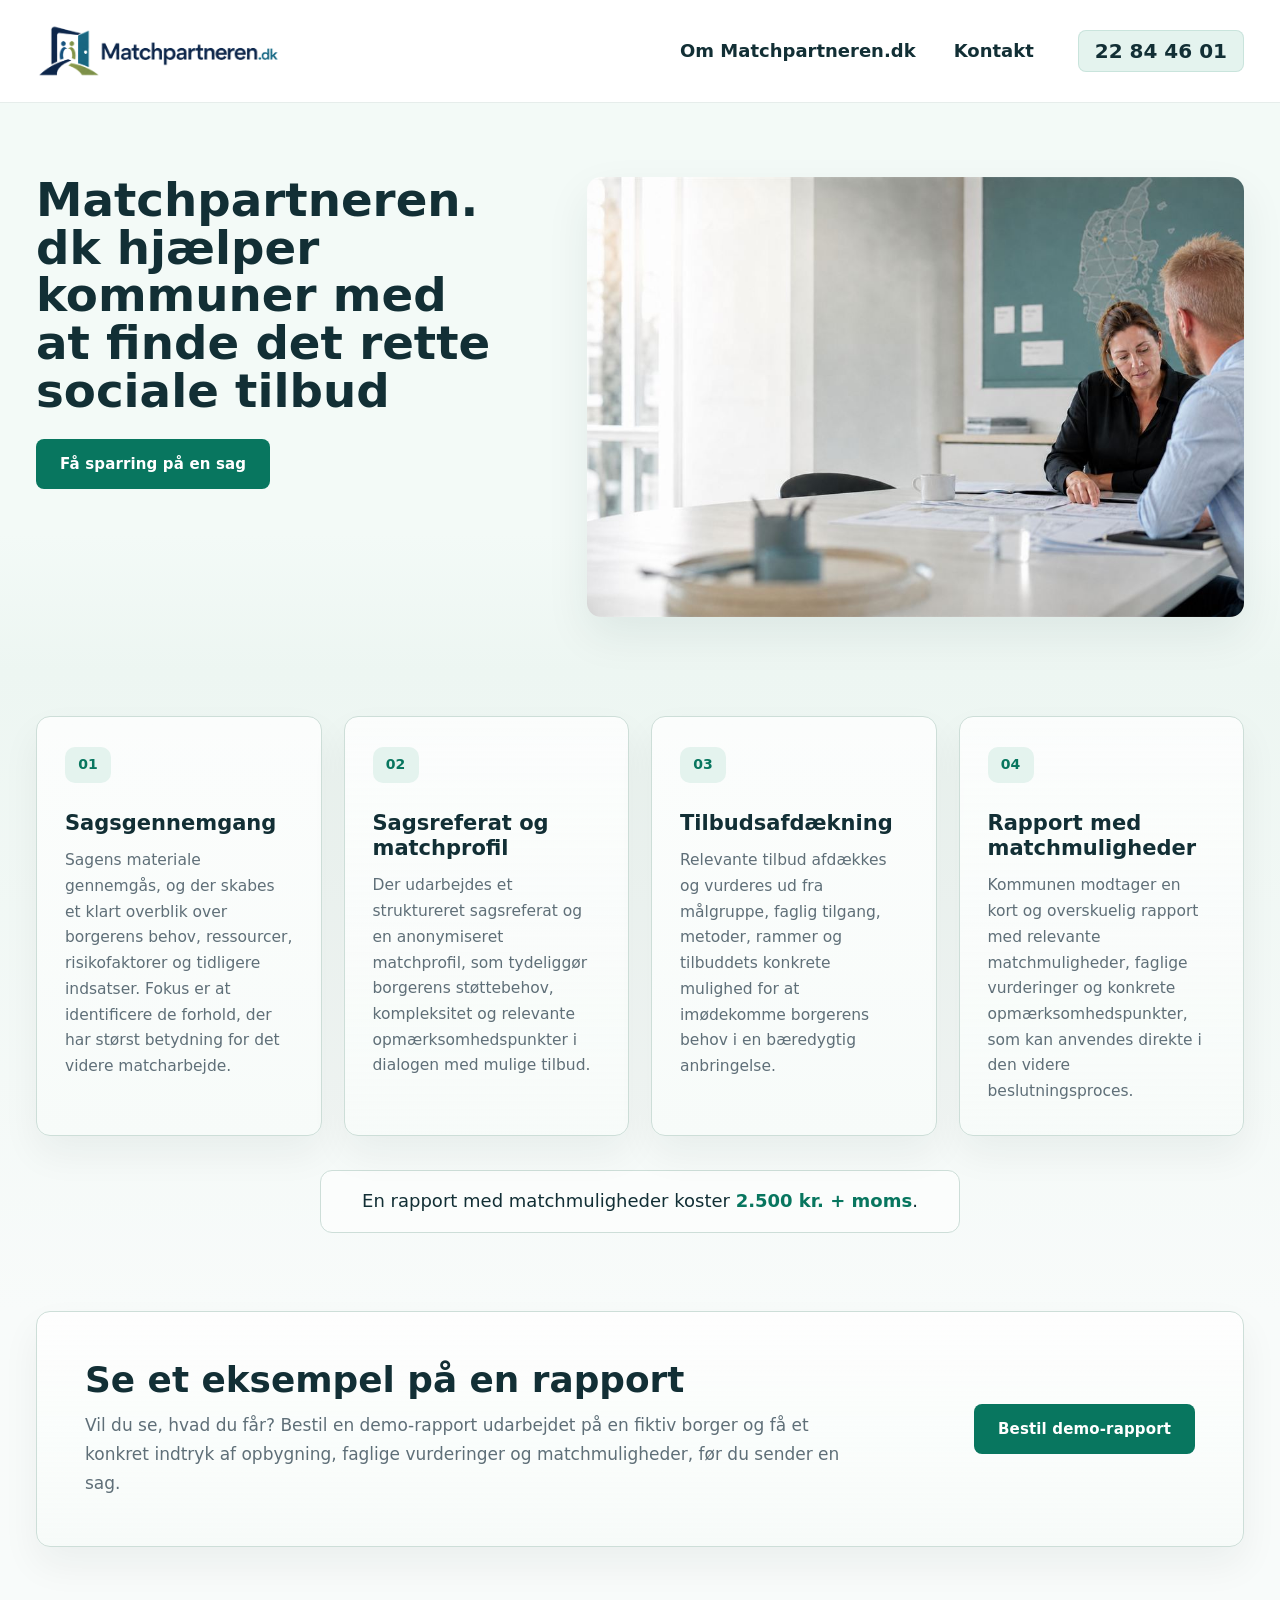
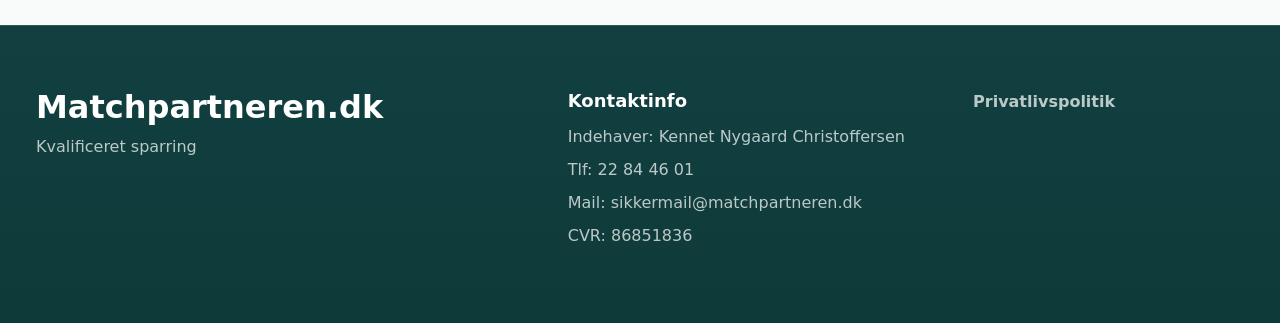
<file: index.html>
<!doctype html>
<html lang="da">
  <head>
    <meta charset="utf-8" />
    <meta name="viewport" content="width=device-width, initial-scale=1" />
    <title>Matchpartneren.dk | Vi hjælper med at finde det rette match</title>
    <meta
      name="description"
      content="Matchpartneren.dk hjælper kommuner med rådgivning og matchning af relevante hjem til børn og unge."
    />
    <link rel="icon" href="favicon.ico" sizes="any" />
    <link rel="icon" type="image/png" href="assets/favicon.png" />
    <link rel="stylesheet" href="styles.css" />
  </head>
  <body>
    <header class="site-header">
      <div class="container header-inner">
        <a class="brand" href="#top" aria-label="Matchpartneren.dk forside">
          <img src="assets/matchpartneren-logo-transparent.png" alt="Matchpartneren.dk" />
        </a>

        <nav class="main-nav" aria-label="Hovednavigation">
          <a href="om-matchpartneren.html">Om Matchpartneren.dk</a>
          <a href="#kontakt">Kontakt</a>
        </nav>

        <a class="phone-button" href="tel:22844601" aria-label="Ring til Matchpartneren.dk på 22 84 46 01">
          22 84 46 01
        </a>
      </div>
    </header>

    <main id="top">
      <section class="hero">
        <div class="container hero-grid">
          <div class="hero-copy">
            <h1>Matchpartneren.dk hjælper kommuner med<br />at finde det rette sociale tilbud</h1>
            <button class="primary-button" type="button" data-contact-trigger>Få sparring på en sag</button>
          </div>

          <div class="hero-image">
            <img
              src="assets/forside-hero.jpg"
              alt="Professionel rådgivningssituation ved et mødebord"
              width="1200"
              height="675"
              decoding="async"
            />
          </div>
        </div>
      </section>

      <section class="process" id="om" aria-labelledby="process-title">
        <div class="container">
          <h2 id="process-title" class="sr-only">Sådan arbejder Matchpartneren.dk</h2>
          <div class="step-grid">
            <article class="step-card">
              <span>01</span>
              <h3>Sagsgennemgang</h3>
              <p>
                Sagens materiale gennemgås, og der skabes et klart overblik over
                borgerens behov, ressourcer, risikofaktorer og tidligere
                indsatser. Fokus er at identificere de forhold, der har størst
                betydning for det videre matcharbejde.
              </p>
            </article>

            <article class="step-card">
              <span>02</span>
              <h3>Sagsreferat og matchprofil</h3>
              <p>
                Der udarbejdes et struktureret sagsreferat og en anonymiseret
                matchprofil, som tydeliggør borgerens støttebehov, kompleksitet
                og relevante opmærksomhedspunkter i dialogen med mulige tilbud.
              </p>
            </article>

            <article class="step-card">
              <span>03</span>
              <h3>Tilbudsafdækning</h3>
              <p>
                Relevante tilbud afdækkes og vurderes ud fra målgruppe, faglig
                tilgang, metoder, rammer og tilbuddets konkrete mulighed for at
                imødekomme borgerens behov i en bæredygtig anbringelse.
              </p>
            </article>

            <article class="step-card">
              <span>04</span>
              <h3>Rapport med matchmuligheder</h3>
              <p>
                Kommunen modtager en kort og overskuelig rapport med relevante
                matchmuligheder, faglige vurderinger og konkrete
                opmærksomhedspunkter, som kan anvendes direkte i den videre
                beslutningsproces.
              </p>
            </article>
          </div>

          <p class="process-price">
            En rapport med matchmuligheder koster
            <strong>2.500 kr. + moms</strong>.
          </p>
        </div>
      </section>

      <section class="demo-report" aria-labelledby="demo-report-title">
        <div class="container">
          <div class="demo-report-card">
            <div class="demo-report-copy">
              <h2 id="demo-report-title">Se et eksempel på en rapport</h2>
              <p>
                Vil du se, hvad du får? Bestil en demo-rapport udarbejdet på en
                fiktiv borger og få et konkret indtryk af opbygning, faglige
                vurderinger og matchmuligheder, før du sender en sag.
              </p>
            </div>
            <button class="primary-button" type="button" data-demo-trigger>
              Bestil demo-rapport
            </button>
          </div>
        </div>
      </section>
    </main>

    <dialog class="contact-dialog" id="contact-dialog" aria-labelledby="contact-dialog-title">
      <div class="contact-dialog-panel">
        <button class="dialog-close" type="button" data-contact-close aria-label="Luk kontaktformular">×</button>
        <div class="contact-form-copy">
          <h2 id="contact-dialog-title">Få sparring på en sag</h2>
          <p>
            Kontakt mig for en indledende faglig sparring om sagen. Beskriv gerne
            sagen kort og overordnet, så aftaler vi næste skridt og sikker
            fremsendelse af relevant materiale.
          </p>
          <p class="privacy-note">
            Send ikke CPR-numre, journaloplysninger eller andre følsomme
            personoplysninger via formularen.
          </p>
        </div>

        <form class="contact-form" id="contact-form" novalidate>
          <div class="hp-field" aria-hidden="true">
            <label>Website
              <input name="website" type="text" tabindex="-1" autocomplete="off" />
            </label>
          </div>
          <div class="form-grid">
            <label>
              <span>Navn</span>
              <input name="name" type="text" autocomplete="name" required />
            </label>
            <label>
              <span>Kommune</span>
              <input name="municipality" type="text" autocomplete="organization" required />
            </label>
            <label>
              <span>Telefon</span>
              <input name="phone" type="tel" autocomplete="tel" />
            </label>
            <label>
              <span>E-mail</span>
              <input name="email" type="email" autocomplete="email" />
            </label>
          </div>

          <label>
            <span>Kort beskrivelse af sagen</span>
            <textarea
              name="caseDescription"
              rows="5"
              required
              placeholder="Beskriv sagen kort og overordnet uden CPR-numre, navne eller følsomme oplysninger."
            ></textarea>
          </label>

          <fieldset>
            <legend>Ønsket kontaktform</legend>
            <label class="radio-option">
              <input name="contactPreference" type="radio" value="Telefon" checked />
              <span>Telefon</span>
            </label>
            <label class="radio-option">
              <input name="contactPreference" type="radio" value="E-mail" />
              <span>E-mail</span>
            </label>
          </fieldset>

          <p class="form-error" data-form-error hidden>
            Udfyld navn, kommune, kort beskrivelse samt enten telefon eller e-mail.
          </p>
          <button class="primary-button" type="submit">Send henvendelse</button>
        </form>

        <div class="form-success" data-form-success hidden>
          Tak for din henvendelse. Jeg kontakter dig hurtigst muligt for at aftale
          næste skridt og sikker fremsendelse af relevant materiale.
        </div>
      </div>
    </dialog>

    <dialog class="contact-dialog" id="demo-dialog" aria-labelledby="demo-dialog-title">
      <div class="contact-dialog-panel">
        <button class="dialog-close" type="button" data-demo-close aria-label="Luk bestillingsformular">×</button>
        <div class="contact-form-copy">
          <h2 id="demo-dialog-title">Bestil demo-rapport</h2>
          <p>
            Udfyld dine oplysninger, så sender jeg en demo-rapport udarbejdet på
            en fiktiv borger, der viser, hvordan en færdig rapport med
            matchmuligheder ser ud.
          </p>
        </div>

        <form class="contact-form" id="demo-form" novalidate>
          <div class="hp-field" aria-hidden="true">
            <label>Website
              <input name="website" type="text" tabindex="-1" autocomplete="off" />
            </label>
          </div>
          <div class="form-grid">
            <label>
              <span>Navn</span>
              <input name="name" type="text" autocomplete="name" required />
            </label>
            <label>
              <span>Kommune</span>
              <input name="municipality" type="text" autocomplete="organization" required />
            </label>
          </div>

          <label>
            <span>E-mail</span>
            <input name="email" type="email" autocomplete="email" required />
          </label>

          <p class="form-error" data-demo-error hidden>
            Udfyld navn, kommune og en gyldig e-mail.
          </p>
          <button class="primary-button" type="submit">Send bestilling</button>
        </form>

        <div class="form-success" data-demo-success hidden>
          Tak for din bestilling. Demo-rapporten er sendt til din e-mail. Tjek
          gerne din indbakke, og se i spamfilteret, hvis den ikke dukker op.
        </div>
      </div>
    </dialog>

    <footer class="site-footer" id="kontakt">
      <div class="container footer-grid">
        <div>
          <h2>Matchpartneren.dk</h2>
          <p>Kvalificeret sparring</p>
        </div>

        <address class="footer-contact">
          <h3>Kontaktinfo</h3>
          <p>Indehaver: Kennet Nygaard Christoffersen</p>
          <p>Tlf: 22 84 46 01</p>
          <p>Mail: sikkermail@matchpartneren.dk</p>
          <p>CVR: 86851836</p>
        </address>

        <div class="footer-policy">
          <a href="privatlivspolitik.html">Privatlivspolitik</a>
        </div>
      </div>
    </footer>
    <script src="script.js"></script>
  </body>
</html>
</file>
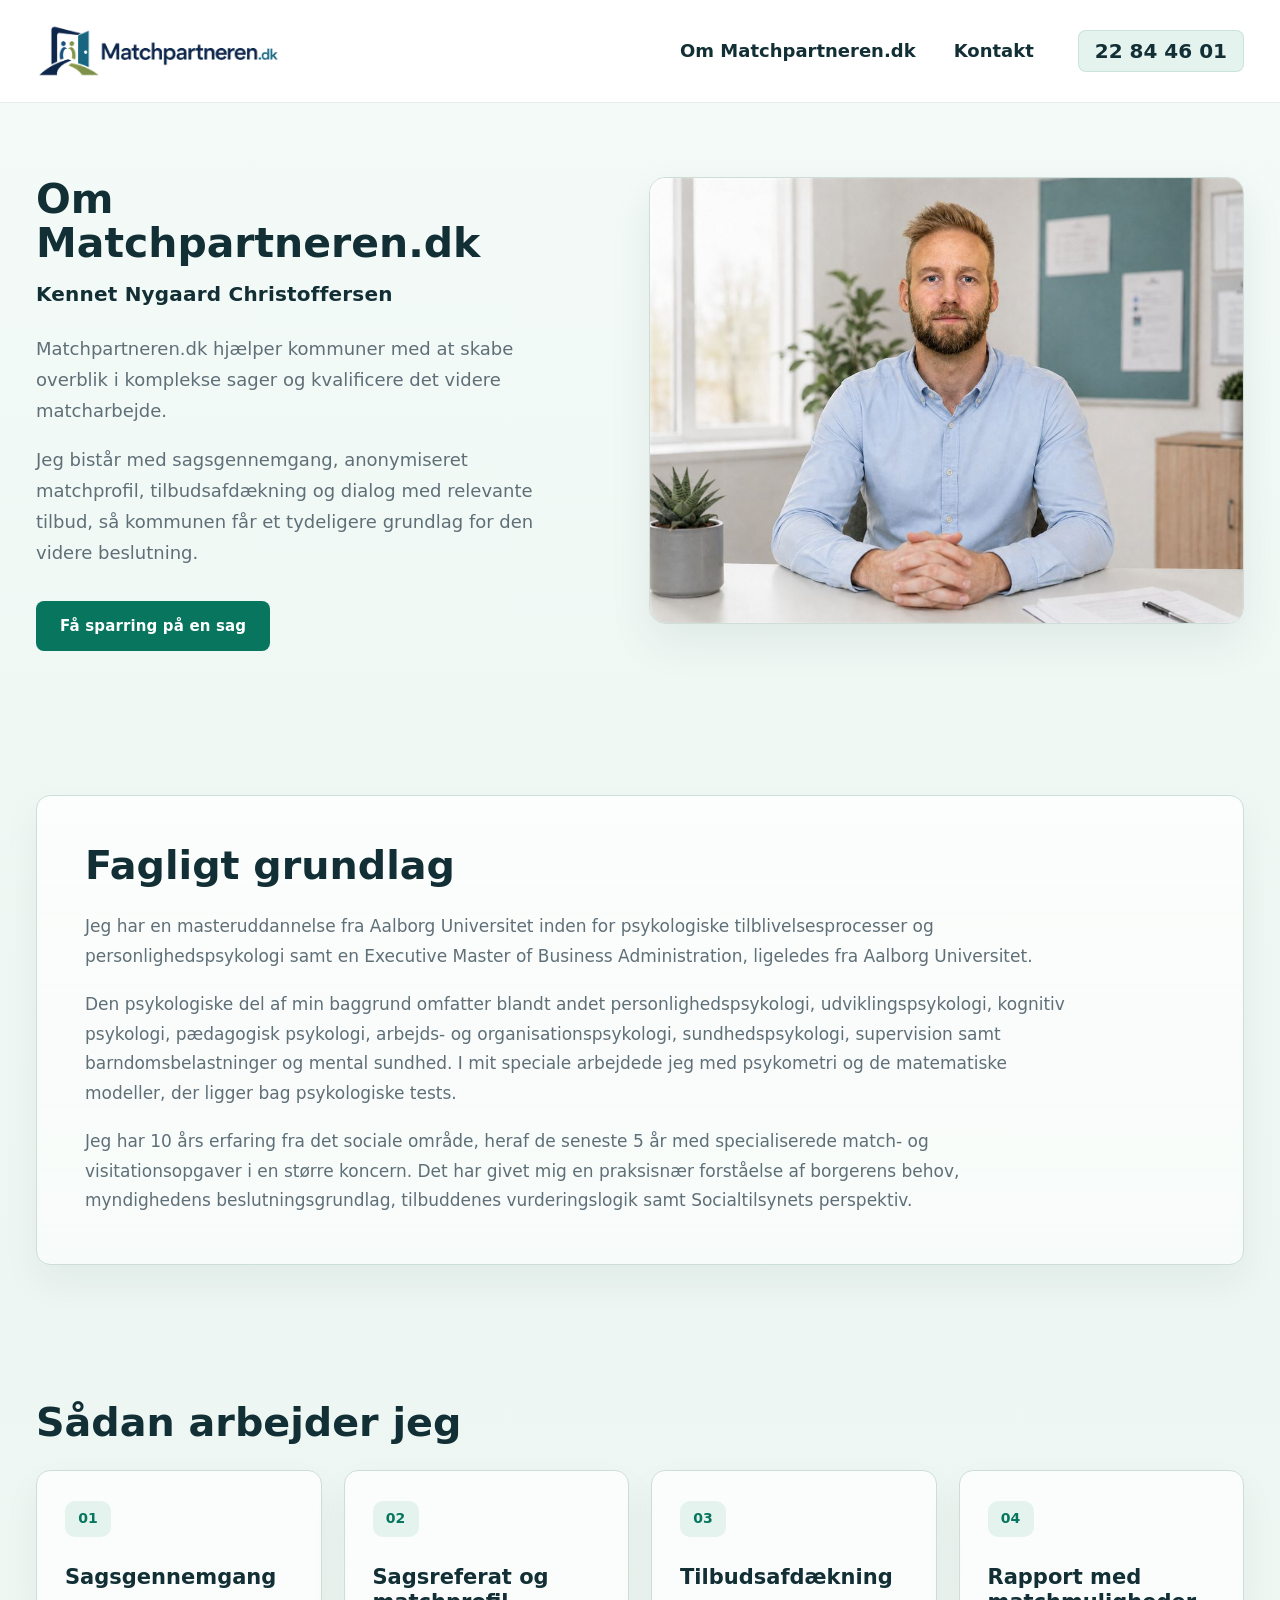
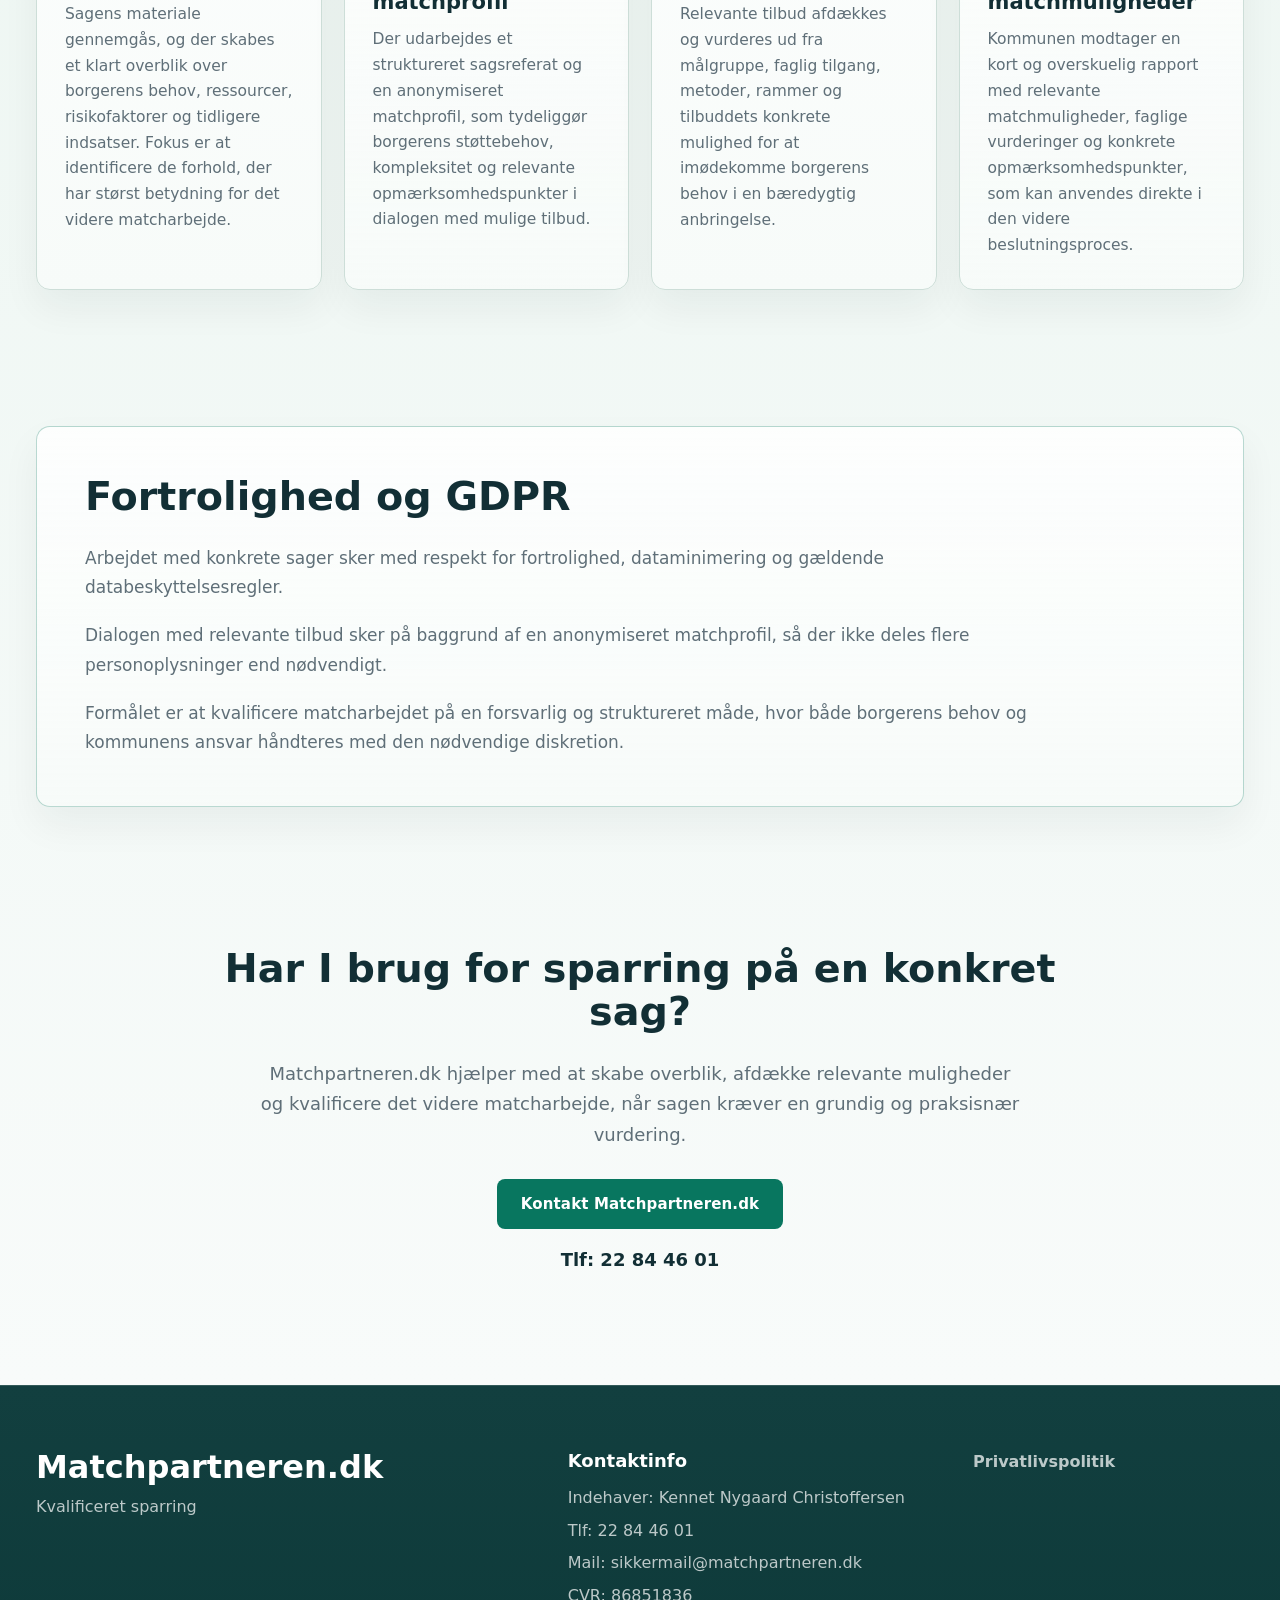
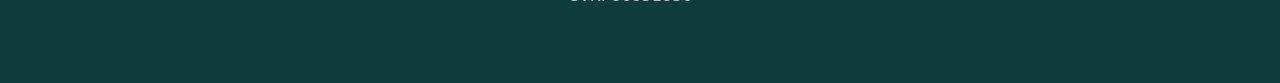
<file: om-matchpartneren.html>
<!doctype html>
<html lang="da">
  <head>
    <meta charset="utf-8" />
    <meta name="viewport" content="width=device-width, initial-scale=1" />
    <title>Om Matchpartneren.dk | Faglig sparring i anbringelsessager</title>
    <meta
      name="description"
      content="Læs om Matchpartneren.dk, faglig baggrund og arbejdet med sagsgennemgang, matchprofil og tilbudsafdækning."
    />
    <link rel="icon" href="favicon.ico" sizes="any" />
    <link rel="icon" type="image/png" href="assets/favicon.png" />
    <link rel="stylesheet" href="styles.css" />
  </head>
  <body class="about-page">
    <header class="site-header">
      <div class="container header-inner">
        <a class="brand" href="index.html" aria-label="Matchpartneren.dk forside">
          <img src="assets/matchpartneren-logo-transparent.png" alt="Matchpartneren.dk" />
        </a>

        <nav class="main-nav" aria-label="Hovednavigation">
          <a href="om-matchpartneren.html">Om Matchpartneren.dk</a>
          <a href="#kontakt">Kontakt</a>
        </nav>

        <a class="phone-button" href="tel:22844601" aria-label="Ring til Matchpartneren.dk på 22 84 46 01">
          22 84 46 01
        </a>
      </div>
    </header>

    <main>
      <section class="about-hero">
        <div class="container about-hero-grid">
          <div class="about-hero-copy">
            <h1>Om Matchpartneren.dk</h1>
            <p class="about-byline">Kennet Nygaard Christoffersen</p>
            <p>
              Matchpartneren.dk hjælper kommuner med at skabe overblik i komplekse
              sager og kvalificere det videre matcharbejde.
            </p>
            <p>
              Jeg bistår med sagsgennemgang, anonymiseret matchprofil,
              tilbudsafdækning og dialog med relevante tilbud, så kommunen får et
              tydeligere grundlag for den videre beslutning.
            </p>
            <button class="primary-button" type="button" data-contact-trigger>Få sparring på en sag</button>
          </div>

          <figure class="about-portrait">
            <img
              src="assets/kennet-smil.jpg"
              alt="Kennet Nygaard Christoffersen ved skrivebord"
              width="1000"
              height="750"
              loading="lazy"
              decoding="async"
            />
          </figure>
        </div>
      </section>

      <section class="about-section">
        <div class="container">
          <article class="about-wide-card">
            <h2>Fagligt grundlag</h2>
            <p>
              Jeg har en masteruddannelse fra Aalborg Universitet inden for
              psykologiske tilblivelsesprocesser og personlighedspsykologi samt
              en Executive Master of Business Administration, ligeledes fra
              Aalborg Universitet.
            </p>
            <p>
              Den psykologiske del af min baggrund omfatter blandt andet
              personlighedspsykologi, udviklingspsykologi, kognitiv psykologi,
              pædagogisk psykologi, arbejds- og organisationspsykologi,
              sundhedspsykologi, supervision samt barndomsbelastninger og mental
              sundhed. I mit speciale arbejdede jeg med psykometri og de
              matematiske modeller, der ligger bag psykologiske tests.
            </p>
            <p>
              Jeg har 10 års erfaring fra det sociale område, heraf de seneste 5
              år med specialiserede match- og visitationsopgaver i en større
              koncern. Det har givet mig en praksisnær forståelse af borgerens
              behov, myndighedens beslutningsgrundlag, tilbuddenes
              vurderingslogik samt Socialtilsynets perspektiv.
            </p>
          </article>
        </div>
      </section>

      <section class="about-section about-section-soft" aria-labelledby="process-title">
        <div class="container">
          <h2 id="process-title">Sådan arbejder jeg</h2>
          <div class="step-grid">
            <article class="step-card">
              <span>01</span>
              <h3>Sagsgennemgang</h3>
              <p>
                Sagens materiale gennemgås, og der skabes et klart overblik over
                borgerens behov, ressourcer, risikofaktorer og tidligere
                indsatser. Fokus er at identificere de forhold, der har størst
                betydning for det videre matcharbejde.
              </p>
            </article>

            <article class="step-card">
              <span>02</span>
              <h3>Sagsreferat og matchprofil</h3>
              <p>
                Der udarbejdes et struktureret sagsreferat og en anonymiseret
                matchprofil, som tydeliggør borgerens støttebehov, kompleksitet
                og relevante opmærksomhedspunkter i dialogen med mulige tilbud.
              </p>
            </article>

            <article class="step-card">
              <span>03</span>
              <h3>Tilbudsafdækning</h3>
              <p>
                Relevante tilbud afdækkes og vurderes ud fra målgruppe, faglig
                tilgang, metoder, rammer og tilbuddets konkrete mulighed for at
                imødekomme borgerens behov i en bæredygtig anbringelse.
              </p>
            </article>

            <article class="step-card">
              <span>04</span>
              <h3>Rapport med matchmuligheder</h3>
              <p>
                Kommunen modtager en kort og overskuelig rapport med relevante
                matchmuligheder, faglige vurderinger og konkrete
                opmærksomhedspunkter, som kan anvendes direkte i den videre
                beslutningsproces.
              </p>
            </article>
          </div>
        </div>
      </section>

      <section class="about-section about-section-soft">
        <div class="container">
          <article class="gdpr-card">
            <h2>Fortrolighed og GDPR</h2>
            <p>
              Arbejdet med konkrete sager sker med respekt for fortrolighed,
              dataminimering og gældende databeskyttelsesregler.
            </p>
            <p>
              Dialogen med relevante tilbud sker på baggrund af en anonymiseret
              matchprofil, så der ikke deles flere personoplysninger end
              nødvendigt.
            </p>
            <p>
              Formålet er at kvalificere matcharbejdet på en forsvarlig og
              struktureret måde, hvor både borgerens behov og kommunens ansvar
              håndteres med den nødvendige diskretion.
            </p>
          </article>
        </div>
      </section>

      <section class="about-final-cta">
        <div class="container about-final-inner">
          <h2>Har I brug for sparring på en konkret sag?</h2>
          <p>
            Matchpartneren.dk hjælper med at skabe overblik, afdække relevante
            muligheder og kvalificere det videre matcharbejde, når sagen kræver
            en grundig og praksisnær vurdering.
          </p>
          <button class="primary-button" type="button" data-contact-trigger>Kontakt Matchpartneren.dk</button>
          <p class="cta-phone">Tlf: 22 84 46 01</p>
        </div>
      </section>
    </main>

    <dialog class="contact-dialog" id="contact-dialog" aria-labelledby="contact-dialog-title">
      <div class="contact-dialog-panel">
        <button class="dialog-close" type="button" data-contact-close aria-label="Luk kontaktformular">×</button>
        <div class="contact-form-copy">
          <h2 id="contact-dialog-title">Få sparring på en sag</h2>
          <p>
            Kontakt mig for en indledende faglig sparring om sagen. Beskriv gerne
            sagen kort og overordnet, så aftaler vi næste skridt og sikker
            fremsendelse af relevant materiale.
          </p>
          <p class="privacy-note">
            Send ikke CPR-numre, journaloplysninger eller andre følsomme
            personoplysninger via formularen.
          </p>
        </div>

        <form class="contact-form" id="contact-form" novalidate>
          <div class="form-grid">
            <label>
              <span>Navn</span>
              <input name="name" type="text" autocomplete="name" required />
            </label>
            <label>
              <span>Kommune</span>
              <input name="municipality" type="text" autocomplete="organization" required />
            </label>
            <label>
              <span>Telefon</span>
              <input name="phone" type="tel" autocomplete="tel" />
            </label>
            <label>
              <span>E-mail</span>
              <input name="email" type="email" autocomplete="email" />
            </label>
          </div>

          <label>
            <span>Kort beskrivelse af sagen</span>
            <textarea
              name="caseDescription"
              rows="5"
              required
              placeholder="Beskriv sagen kort og overordnet uden CPR-numre, navne eller følsomme oplysninger."
            ></textarea>
          </label>

          <fieldset>
            <legend>Ønsket kontaktform</legend>
            <label class="radio-option">
              <input name="contactPreference" type="radio" value="Telefon" checked />
              <span>Telefon</span>
            </label>
            <label class="radio-option">
              <input name="contactPreference" type="radio" value="E-mail" />
              <span>E-mail</span>
            </label>
          </fieldset>

          <p class="form-error" data-form-error hidden>
            Udfyld navn, kommune, kort beskrivelse samt enten telefon eller e-mail.
          </p>
          <button class="primary-button" type="submit">Send henvendelse</button>
        </form>

        <div class="form-success" data-form-success hidden>
          Tak for din henvendelse. Jeg kontakter dig hurtigst muligt for at aftale
          næste skridt og sikker fremsendelse af relevant materiale.
        </div>
      </div>
    </dialog>

    <footer class="site-footer" id="kontakt">
      <div class="container footer-grid">
        <div>
          <h2>Matchpartneren.dk</h2>
          <p>Kvalificeret sparring</p>
        </div>

        <address class="footer-contact">
          <h3>Kontaktinfo</h3>
          <p>Indehaver: Kennet Nygaard Christoffersen</p>
          <p>Tlf: 22 84 46 01</p>
          <p>Mail: sikkermail@matchpartneren.dk</p>
          <p>CVR: 86851836</p>
        </address>

        <div class="footer-policy">
          <a href="privatlivspolitik.html">Privatlivspolitik</a>
        </div>
      </div>
    </footer>
    <script src="script.js"></script>
  </body>
</html>
</file>
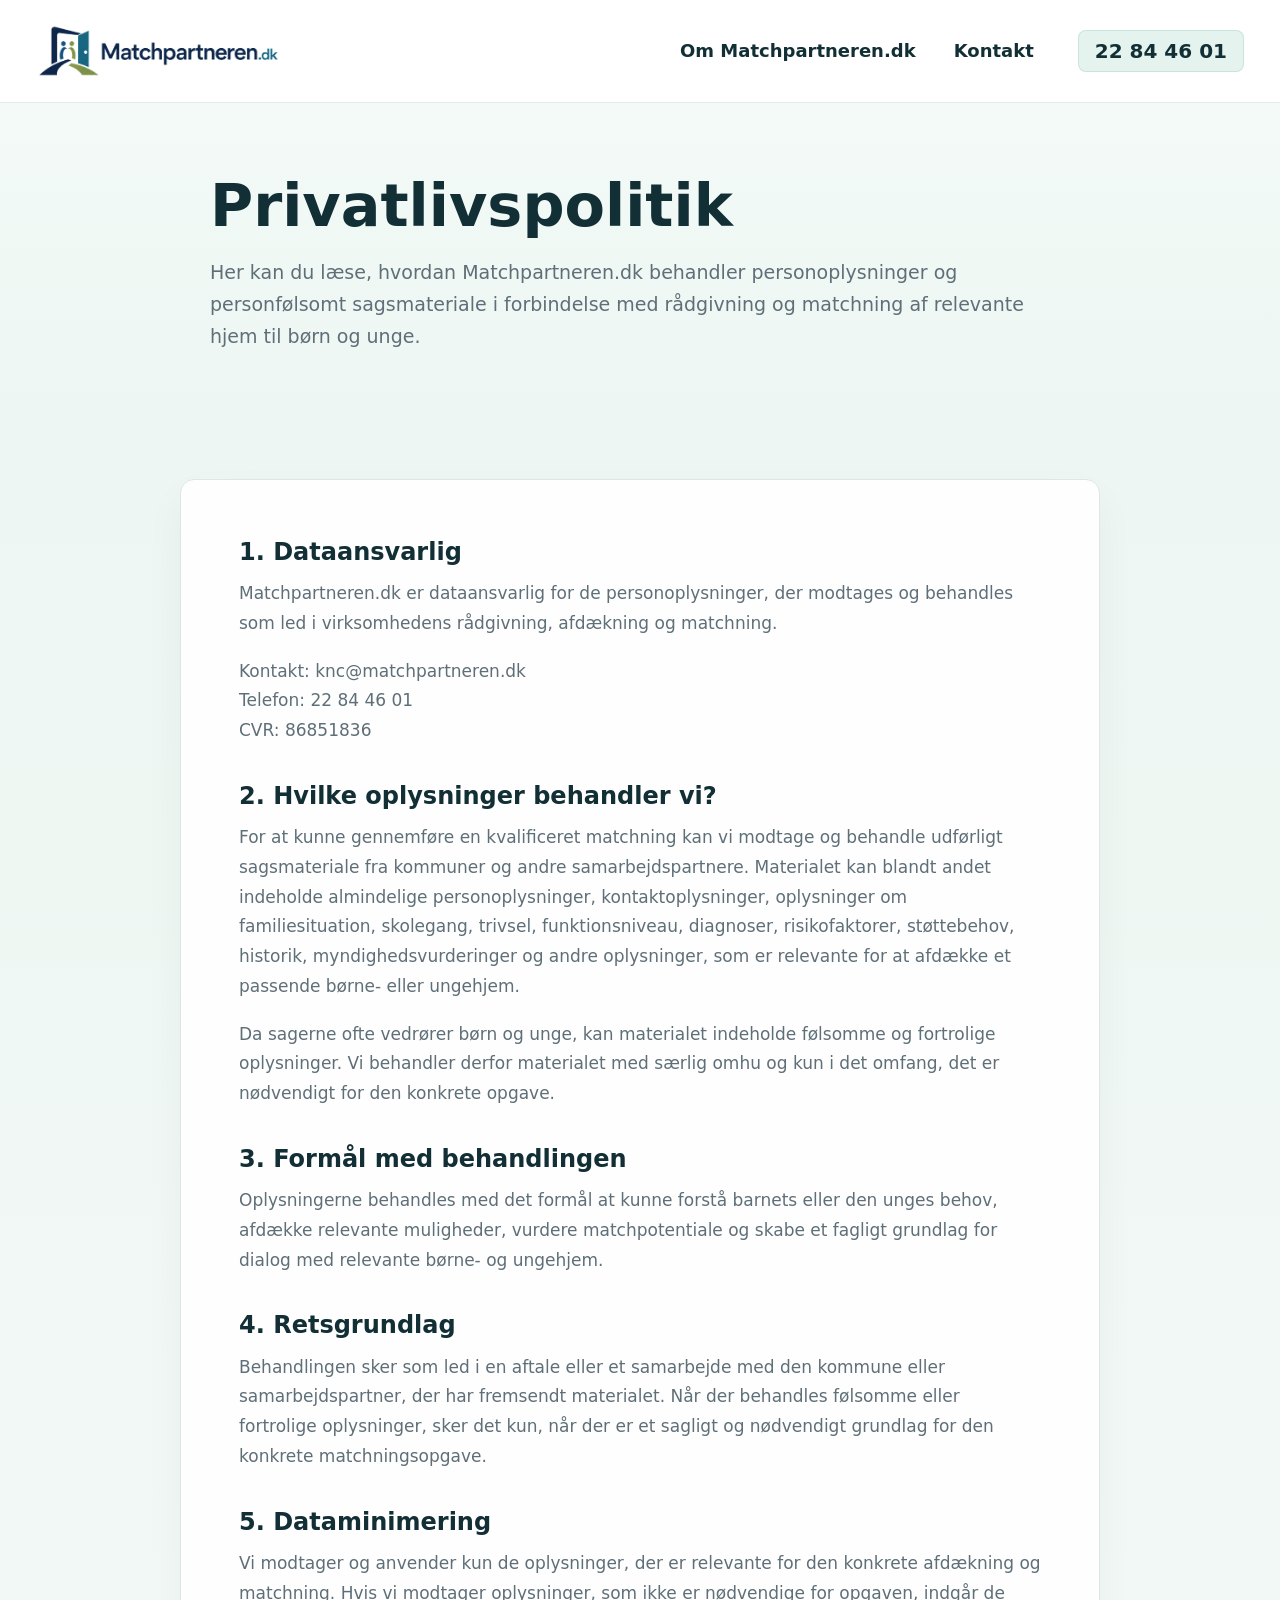
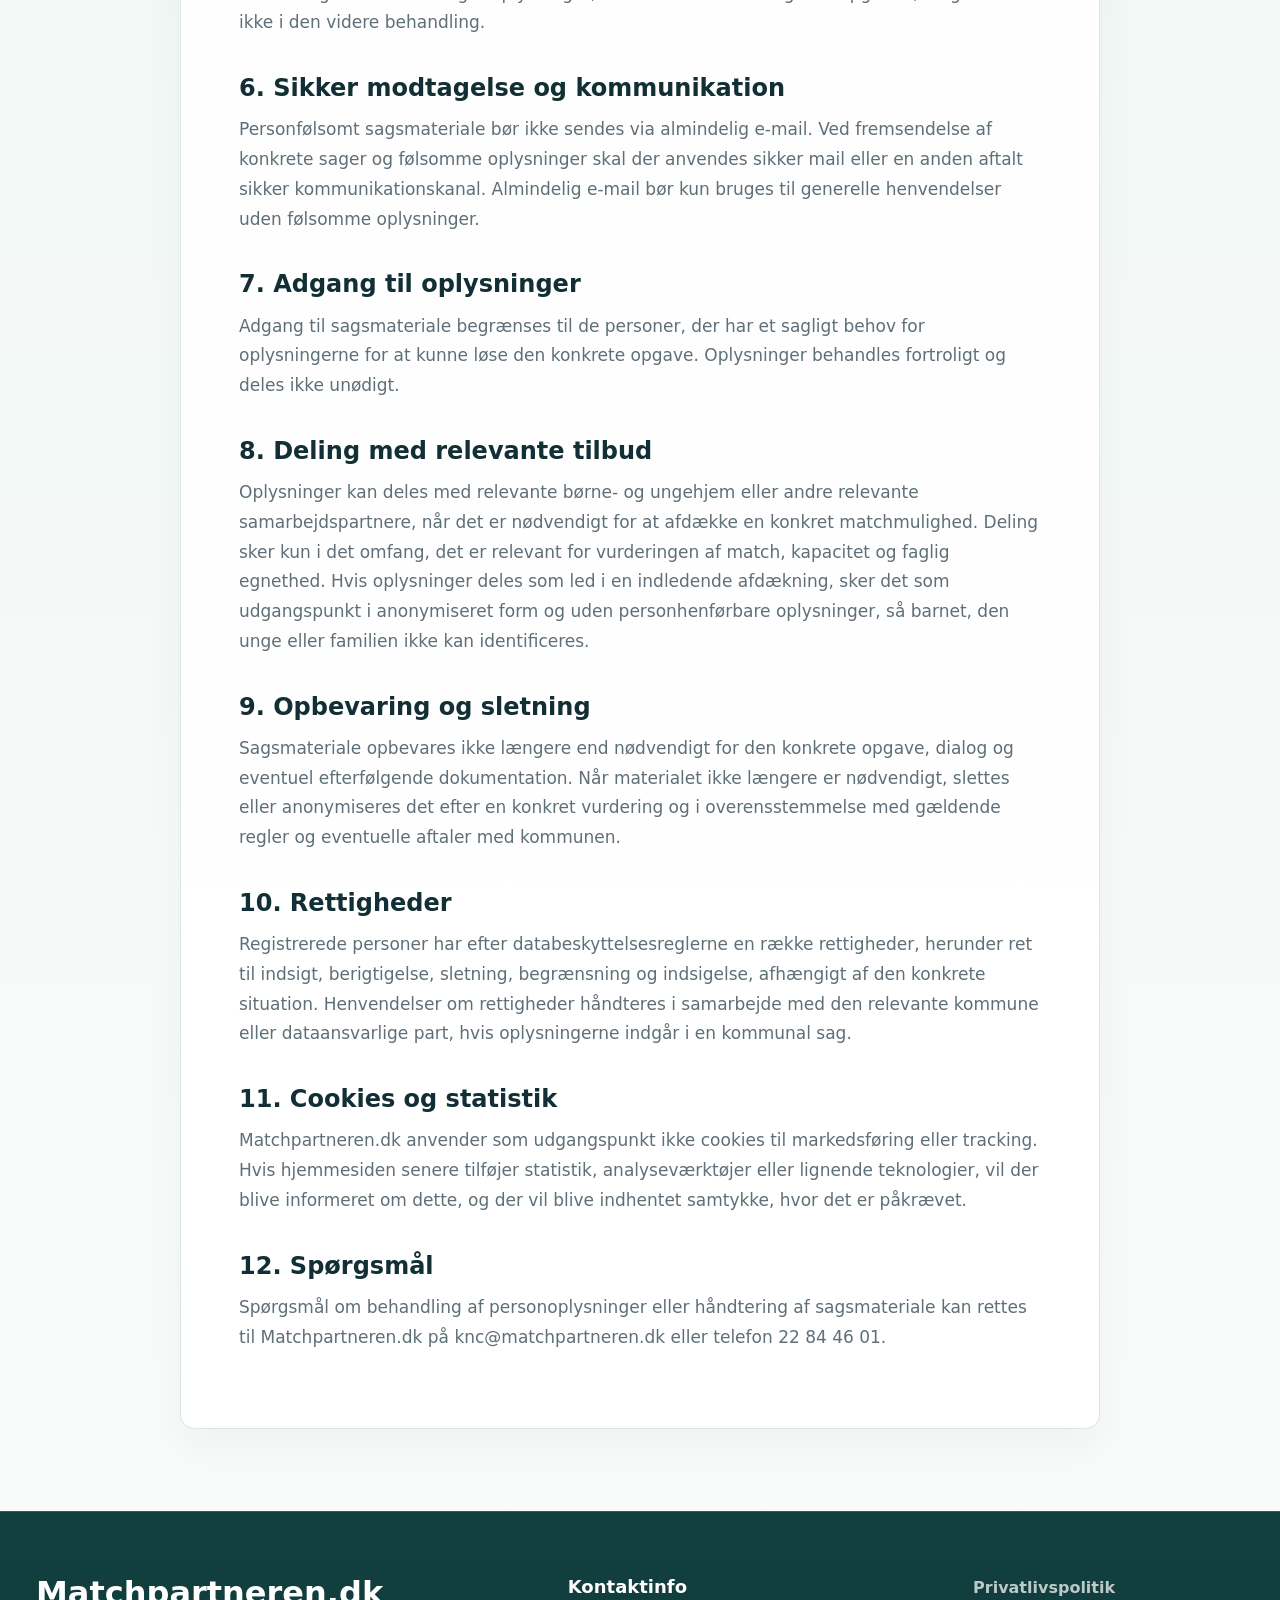
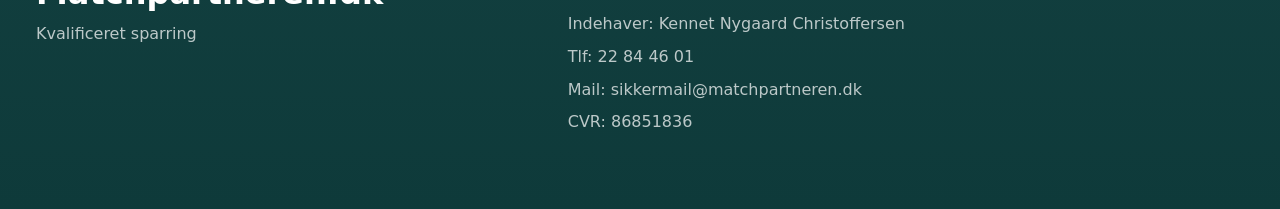
<file: privatlivspolitik.html>
<!doctype html>
<html lang="da">
  <head>
    <meta charset="utf-8" />
    <meta name="viewport" content="width=device-width, initial-scale=1" />
    <title>Privatlivspolitik | Matchpartneren.dk</title>
    <meta
      name="description"
      content="Privatlivspolitik for Matchpartneren.dk og håndtering af personfølsomt sagsmateriale."
    />
    <link rel="icon" href="favicon.ico" sizes="any" />
    <link rel="icon" type="image/png" href="assets/favicon.png" />
    <link rel="stylesheet" href="styles.css" />
  </head>
  <body>
    <header class="site-header">
      <div class="container header-inner">
        <a class="brand" href="index.html" aria-label="Matchpartneren.dk forside">
          <img src="assets/matchpartneren-logo-transparent.png" alt="Matchpartneren.dk" />
        </a>

        <nav class="main-nav" aria-label="Hovednavigation">
          <a href="om-matchpartneren.html">Om Matchpartneren.dk</a>
          <a href="index.html#kontakt">Kontakt</a>
        </nav>

        <a class="phone-button" href="tel:22844601" aria-label="Ring til Matchpartneren.dk på 22 84 46 01">
          22 84 46 01
        </a>
      </div>
    </header>

    <main>
      <section class="policy-hero">
        <div class="container policy-hero-inner">
          <h1>Privatlivspolitik</h1>
          <p>
            Her kan du læse, hvordan Matchpartneren.dk behandler personoplysninger
            og personfølsomt sagsmateriale i forbindelse med rådgivning og
            matchning af relevante hjem til børn og unge.
          </p>
        </div>
      </section>

      <section class="policy-content">
        <div class="container policy-layout">
          <article class="policy-card">
            <h2>1. Dataansvarlig</h2>
            <p>
              Matchpartneren.dk er dataansvarlig for de personoplysninger, der
              modtages og behandles som led i virksomhedens rådgivning,
              afdækning og matchning.
            </p>
            <p>
              Kontakt: knc@matchpartneren.dk<br />
              Telefon: 22 84 46 01<br />
              CVR: 86851836
            </p>

            <h2>2. Hvilke oplysninger behandler vi?</h2>
            <p>
              For at kunne gennemføre en kvalificeret matchning kan vi modtage
              og behandle udførligt sagsmateriale fra kommuner og andre
              samarbejdspartnere. Materialet kan blandt andet indeholde
              almindelige personoplysninger, kontaktoplysninger, oplysninger om
              familiesituation, skolegang, trivsel, funktionsniveau, diagnoser,
              risikofaktorer, støttebehov, historik, myndighedsvurderinger og
              andre oplysninger, som er relevante for at afdække et passende
              børne- eller ungehjem.
            </p>
            <p>
              Da sagerne ofte vedrører børn og unge, kan materialet indeholde
              følsomme og fortrolige oplysninger. Vi behandler derfor materialet
              med særlig omhu og kun i det omfang, det er nødvendigt for den
              konkrete opgave.
            </p>

            <h2>3. Formål med behandlingen</h2>
            <p>
              Oplysningerne behandles med det formål at kunne forstå barnets
              eller den unges behov, afdække relevante muligheder, vurdere
              matchpotentiale og skabe et fagligt grundlag for dialog med
              relevante børne- og ungehjem.
            </p>

            <h2>4. Retsgrundlag</h2>
            <p>
              Behandlingen sker som led i en aftale eller et samarbejde med den
              kommune eller samarbejdspartner, der har fremsendt materialet.
              Når der behandles følsomme eller fortrolige oplysninger, sker det
              kun, når der er et sagligt og nødvendigt grundlag for den konkrete
              matchningsopgave.
            </p>

            <h2>5. Dataminimering</h2>
            <p>
              Vi modtager og anvender kun de oplysninger, der er relevante for
              den konkrete afdækning og matchning. Hvis vi modtager oplysninger,
              som ikke er nødvendige for opgaven, indgår de ikke i den videre
              behandling.
            </p>

            <h2>6. Sikker modtagelse og kommunikation</h2>
            <p>
              Personfølsomt sagsmateriale bør ikke sendes via almindelig e-mail.
              Ved fremsendelse af konkrete sager og følsomme oplysninger skal
              der anvendes sikker mail eller en anden aftalt sikker
              kommunikationskanal. Almindelig e-mail bør kun bruges til generelle
              henvendelser uden følsomme oplysninger.
            </p>

            <h2>7. Adgang til oplysninger</h2>
            <p>
              Adgang til sagsmateriale begrænses til de personer, der har et
              sagligt behov for oplysningerne for at kunne løse den konkrete
              opgave. Oplysninger behandles fortroligt og deles ikke unødigt.
            </p>

            <h2>8. Deling med relevante tilbud</h2>
            <p>
              Oplysninger kan deles med relevante børne- og ungehjem eller andre
              relevante samarbejdspartnere, når det er nødvendigt for at afdække
              en konkret matchmulighed. Deling sker kun i det omfang, det er
              relevant for vurderingen af match, kapacitet og faglig egnethed.
              Hvis oplysninger deles som led i en indledende afdækning, sker det
              som udgangspunkt i anonymiseret form og uden personhenførbare
              oplysninger, så barnet, den unge eller familien ikke kan identificeres.
            </p>

            <h2>9. Opbevaring og sletning</h2>
            <p>
              Sagsmateriale opbevares ikke længere end nødvendigt for den
              konkrete opgave, dialog og eventuel efterfølgende dokumentation.
              Når materialet ikke længere er nødvendigt, slettes eller
              anonymiseres det efter en konkret vurdering og i overensstemmelse
              med gældende regler og eventuelle aftaler med kommunen.
            </p>

            <h2>10. Rettigheder</h2>
            <p>
              Registrerede personer har efter databeskyttelsesreglerne en række
              rettigheder, herunder ret til indsigt, berigtigelse, sletning,
              begrænsning og indsigelse, afhængigt af den konkrete situation.
              Henvendelser om rettigheder håndteres i samarbejde med den relevante
              kommune eller dataansvarlige part, hvis oplysningerne indgår i en
              kommunal sag.
            </p>

            <h2>11. Cookies og statistik</h2>
            <p>
              Matchpartneren.dk anvender som udgangspunkt ikke cookies til
              markedsføring eller tracking. Hvis hjemmesiden senere tilføjer
              statistik, analyseværktøjer eller lignende teknologier, vil der
              blive informeret om dette, og der vil blive indhentet samtykke,
              hvor det er påkrævet.
            </p>

            <h2>12. Spørgsmål</h2>
            <p>
              Spørgsmål om behandling af personoplysninger eller håndtering af
              sagsmateriale kan rettes til Matchpartneren.dk på
              knc@matchpartneren.dk eller telefon 22 84 46 01.
            </p>
          </article>
        </div>
      </section>
    </main>

    <footer class="site-footer" id="kontakt">
      <div class="container footer-grid">
        <div>
          <h2>Matchpartneren.dk</h2>
          <p>Kvalificeret sparring</p>
        </div>

        <address class="footer-contact">
          <h3>Kontaktinfo</h3>
          <p>Indehaver: Kennet Nygaard Christoffersen</p>
          <p>Tlf: 22 84 46 01</p>
          <p>Mail: sikkermail@matchpartneren.dk</p>
          <p>CVR: 86851836</p>
        </address>

        <div class="footer-policy">
          <a href="privatlivspolitik.html">Privatlivspolitik</a>
        </div>
      </div>
    </footer>
  </body>
</html>
</file>
<file: styles.css>
:root {
  --color-ink: #122f35;
  --color-muted: #5f6f78;
  --color-mint: #f3faf7;
  --color-mint-strong: #e4f3ee;
  --color-surface: #f8fbfa;
  --color-surface-warm: #edf6f2;
  --color-green: #08765f;
  --color-green-dark: #075f4f;
  --color-footer: #0e3a3a;
  --color-line: #dde7e4;
  --color-card: #f7fbf9;
  --color-card-line: #cdded8;
  --color-white: #ffffff;
  --shadow-soft: 0 18px 44px rgba(18, 47, 53, 0.08);
}

* {
  box-sizing: border-box;
}

html {
  scroll-behavior: smooth;
}

body {
  margin: 0;
  color: var(--color-ink);
  background: var(--color-surface);
  font-family: system-ui, -apple-system, BlinkMacSystemFont, "Segoe UI", Arial, Helvetica, sans-serif;
  line-height: 1.55;
}

h1,
h2,
h3,
p,
li {
  overflow-wrap: break-word;
}

p,
li,
input,
textarea,
select {
  letter-spacing: 0;
  word-spacing: normal;
}

img {
  display: block;
  max-width: 100%;
}

a {
  color: inherit;
  text-decoration: none;
}

.container {
  width: min(100% - 72px, 1240px);
  margin-inline: auto;
}

.sr-only {
  position: absolute;
  width: 1px;
  height: 1px;
  overflow: hidden;
  clip: rect(0, 0, 0, 0);
  white-space: nowrap;
}

/* Header */
.site-header {
  background: var(--color-white);
  border-bottom: 1px solid rgba(221, 231, 228, 0.72);
}

.header-inner {
  min-height: 102px;
  display: grid;
  grid-template-columns: 1fr auto auto;
  align-items: center;
  gap: 44px;
}

.brand {
  display: inline-flex;
  align-items: center;
  width: 245px;
}

.brand img {
  width: 100%;
  height: auto;
}

.main-nav {
  display: flex;
  align-items: center;
  gap: 38px;
  color: var(--color-ink);
  font-size: 18px;
  font-weight: 600;
}

.main-nav a {
  padding: 6px 0;
  transition: color 160ms ease;
}

.main-nav a:hover {
  color: var(--color-green);
}

.phone-button {
  display: inline-flex;
  align-items: center;
  justify-content: center;
  min-height: 42px;
  padding: 0 16px;
  color: var(--color-ink);
  background: var(--color-mint-strong);
  border: 1px solid rgba(8, 118, 95, 0.12);
  border-radius: 8px;
  font-size: 20px;
  font-weight: 640;
  white-space: nowrap;
  transition: background 160ms ease, border-color 160ms ease;
}

.phone-button:hover {
  background: #d8eee6;
  border-color: rgba(8, 118, 95, 0.28);
}

/* Hero */
.hero {
  background:
    linear-gradient(180deg, var(--color-mint) 0%, var(--color-mint) 76%, var(--color-surface-warm) 100%);
  padding: 74px 0 53px;
}

.hero-grid {
  display: grid;
  grid-template-columns: minmax(0, 0.84fr) minmax(0, 1.16fr);
  align-items: start;
  gap: 76px;
}

.hero-copy {
  padding: 0;
}

.hero h1 {
  max-width: 560px;
  margin: 0 0 24px;
  color: var(--color-ink);
  font-size: clamp(38px, 3.65vw, 51px);
  font-weight: 800;
  line-height: 1.02;
  letter-spacing: 0;
}

.hero p {
  max-width: 585px;
  margin: 0 0 30px;
  color: var(--color-muted);
  font-size: 19px;
  line-height: 1.68;
}

.primary-button {
  display: inline-flex;
  align-items: center;
  justify-content: center;
  min-height: 50px;
  padding: 0 24px;
  color: var(--color-white);
  background: var(--color-green);
  border: 0;
  border-radius: 8px;
  cursor: pointer;
  font-family: inherit;
  font-size: 15px;
  font-weight: 700;
  letter-spacing: 0.01em;
  line-height: 1.2;
  text-align: center;
  transition: background 160ms ease, transform 160ms ease;
}

.primary-button:hover {
  background: var(--color-green-dark);
  transform: translateY(-1px);
}

.hero-image {
  overflow: hidden;
  min-height: 440px;
  border-radius: 14px;
  box-shadow: var(--shadow-soft);
}

.hero-image img {
  width: 100%;
  height: 100%;
  min-height: 440px;
  object-fit: cover;
}

/* Process cards */
.process {
  padding: 46px 0 78px;
  background:
    linear-gradient(180deg, var(--color-surface-warm) 0%, var(--color-surface) 100%);
}

.process-price {
  margin: 34px auto 0;
  max-width: 640px;
  padding: 16px 22px;
  text-align: center;
  color: var(--color-ink);
  font-size: 18px;
  line-height: 1.6;
  background: rgba(255, 255, 255, 0.62);
  border: 1px solid var(--color-card-line);
  border-radius: 12px;
}

.process-price strong {
  color: var(--color-accent, #08765f);
  white-space: nowrap;
}

.card-grid {
  display: grid;
  grid-template-columns: repeat(3, 1fr);
  gap: 26px;
}

.process-card {
  position: relative;
  overflow: hidden;
  min-height: 300px;
  padding: 38px 36px 34px;
  background:
    linear-gradient(180deg, rgba(255, 255, 255, 0.72) 0%, var(--color-card) 100%);
  border: 1px solid var(--color-card-line);
  border-radius: 12px;
  box-shadow: 0 18px 38px rgba(8, 38, 45, 0.065);
  transition: transform 160ms ease, box-shadow 160ms ease, border-color 160ms ease;
}

.process-card::before {
  position: absolute;
  inset: 0 auto auto 0;
  width: 100%;
  height: 4px;
  background: rgba(8, 118, 95, 0.36);
  content: "";
}

.process-card:hover {
  transform: translateY(-2px);
  border-color: #b9d2ca;
  box-shadow: 0 22px 46px rgba(8, 38, 45, 0.09);
}

.process-card h3 {
  margin: 0 0 13px;
  color: var(--color-ink);
  font-size: 23px;
  line-height: 1.22;
}

.process-card p {
  margin: 0;
  color: var(--color-muted);
  font-size: 16.5px;
  line-height: 1.68;
}

/* Demo report CTA */
.demo-report {
  padding: 0 0 78px;
  background: var(--color-surface);
}

.demo-report-card {
  display: flex;
  align-items: center;
  justify-content: space-between;
  gap: 34px;
  padding: clamp(30px, 4vw, 48px);
  background:
    linear-gradient(180deg, rgba(255, 255, 255, 0.82) 0%, var(--color-card) 100%);
  border: 1px solid var(--color-card-line);
  border-radius: 14px;
  box-shadow: 0 18px 38px rgba(8, 38, 45, 0.055);
}

.demo-report-copy {
  max-width: 760px;
}

.demo-report-copy h2 {
  margin: 0 0 12px;
  color: var(--color-ink);
  font-size: clamp(26px, 2.8vw, 36px);
  line-height: 1.1;
}

.demo-report-copy p {
  margin: 0;
  color: var(--color-muted);
  font-size: 17px;
  line-height: 1.7;
}

.demo-report .primary-button {
  flex-shrink: 0;
}

@media (max-width: 980px) {
  .demo-report-card {
    align-items: flex-start;
    flex-direction: column;
  }
}

/* Footer */
.site-footer {
  background:
    linear-gradient(180deg, #123f3f 0%, var(--color-footer) 100%);
  color: var(--color-white);
  padding: 64px 0 66px;
  border-top: 1px solid rgba(221, 231, 228, 0.18);
}

.footer-grid {
  display: grid;
  grid-template-columns: 1.35fr 1fr 0.75fr;
  gap: 44px;
}

.site-footer h2,
.site-footer h3,
.site-footer p {
  margin-top: 0;
}

.site-footer h2 {
  margin-bottom: 10px;
  font-size: 32px;
  line-height: 1.1;
}

.site-footer h3 {
  margin-bottom: 14px;
  font-size: 18px;
  line-height: 1.2;
}

.site-footer p,
.site-footer a {
  color: rgba(255, 255, 255, 0.72);
}

.site-footer p {
  margin-bottom: 8px;
}

.footer-contact {
  font-style: normal;
}

.footer-policy {
  display: flex;
  align-items: flex-start;
}

.footer-policy a {
  font-weight: 700;
}

.site-footer a:hover {
  color: var(--color-white);
}

/* Contact form modal */
.contact-dialog {
  width: min(100% - 36px, 760px);
  padding: 0;
  color: var(--color-ink);
  background: transparent;
  border: 0;
}

.contact-dialog::backdrop {
  background: rgba(8, 38, 45, 0.52);
}

.contact-dialog-panel {
  position: relative;
  max-height: calc(100vh - 36px);
  overflow-y: auto;
  padding: clamp(28px, 4vw, 46px);
  background:
    linear-gradient(180deg, rgba(255, 255, 255, 0.98) 0%, var(--color-card) 100%);
  border: 1px solid var(--color-card-line);
  border-radius: 16px;
  box-shadow: 0 28px 80px rgba(8, 38, 45, 0.22);
}

.dialog-close {
  position: absolute;
  top: 16px;
  right: 16px;
  display: inline-flex;
  align-items: center;
  justify-content: center;
  width: 38px;
  height: 38px;
  color: var(--color-ink);
  background: var(--color-mint-strong);
  border: 1px solid rgba(8, 118, 95, 0.12);
  border-radius: 999px;
  cursor: pointer;
  font-size: 24px;
  line-height: 1;
}

.contact-form-copy {
  max-width: 620px;
  margin-bottom: 26px;
}

.contact-form-copy h2 {
  margin: 0 44px 14px 0;
  color: var(--color-ink);
  font-size: clamp(28px, 4vw, 40px);
  line-height: 1.08;
}

.contact-form-copy p,
.privacy-note,
.form-error,
.form-success {
  color: var(--color-muted);
  font-size: 16px;
  line-height: 1.65;
}

.privacy-note {
  margin: 18px 0 0;
  padding: 14px 16px;
  background: #fff8ec;
  border: 1px solid #ead8b6;
  border-radius: 10px;
  color: #6b5429;
  font-weight: 650;
}

.contact-form {
  display: grid;
  gap: 18px;
}

/* Honeypot: off-screen, ikke-fokuserbart felt der fanger bots. */
.hp-field {
  position: absolute;
  left: -9999px;
  width: 1px;
  height: 1px;
  overflow: hidden;
}

.form-grid {
  display: grid;
  grid-template-columns: repeat(2, 1fr);
  gap: 16px;
}

.contact-form label,
.contact-form fieldset {
  display: grid;
  gap: 8px;
  margin: 0;
  padding: 0;
  border: 0;
}

.contact-form span,
.contact-form legend {
  color: var(--color-ink);
  font-size: 14px;
  font-weight: 750;
}

.contact-form input,
.contact-form textarea {
  width: 100%;
  padding: 13px 14px;
  color: var(--color-ink);
  background: var(--color-white);
  border: 1px solid var(--color-card-line);
  border-radius: 10px;
  font: inherit;
}

.contact-form textarea {
  resize: vertical;
}

.contact-form input:focus,
.contact-form textarea:focus {
  outline: 3px solid rgba(8, 118, 95, 0.16);
  border-color: var(--color-green);
}

.contact-form fieldset {
  display: flex;
  flex-wrap: wrap;
  gap: 14px 24px;
}

.radio-option {
  display: inline-flex !important;
  grid-template-columns: auto 1fr;
  align-items: center;
  gap: 8px !important;
}

.radio-option input {
  width: auto;
}

.form-error {
  margin: 0;
  color: #8a321d;
  font-weight: 650;
}

.form-success {
  margin-top: 22px;
  padding: 18px;
  background: var(--color-mint-strong);
  border: 1px solid rgba(8, 118, 95, 0.22);
  border-radius: 12px;
  color: var(--color-ink);
  font-weight: 650;
}

/* Privacy policy */
.policy-hero {
  background:
    linear-gradient(180deg, var(--color-mint) 0%, var(--color-surface-warm) 100%);
  padding: 74px 0 62px;
}

.policy-hero-inner {
  max-width: 860px;
}

.policy-kicker {
  margin: 0 0 14px;
  color: var(--color-green);
  font-size: 14px;
  font-weight: 800;
  text-transform: uppercase;
}

.policy-hero h1 {
  margin: 0 0 20px;
  color: var(--color-ink);
  font-size: clamp(42px, 4.6vw, 64px);
  line-height: 1;
}

.policy-hero p {
  margin: 0;
  color: var(--color-muted);
  font-size: 19px;
  line-height: 1.7;
}

.policy-content {
  padding: 64px 0 82px;
  background:
    linear-gradient(180deg, var(--color-surface-warm) 0%, var(--color-surface) 100%);
}

.policy-layout {
  max-width: 920px;
}

.policy-card {
  padding: clamp(28px, 5vw, 58px);
  background: rgba(255, 255, 255, 0.92);
  border: 1px solid var(--color-line);
  border-radius: 14px;
  box-shadow: 0 18px 42px rgba(8, 38, 45, 0.045);
}

.policy-card h2 {
  margin: 36px 0 12px;
  color: var(--color-ink);
  font-size: 24px;
  line-height: 1.22;
}

.policy-card h2:first-child {
  margin-top: 0;
}

.policy-card p {
  margin: 0 0 18px;
  color: var(--color-muted);
  font-size: 17px;
  line-height: 1.75;
}

/* About page */
.about-content {
  padding: 58px 0 34px;
  background:
    linear-gradient(180deg, var(--color-mint) 0%, var(--color-surface) 100%);
}

.about-layout {
  display: grid;
  gap: 26px;
  max-width: 980px;
}

.about-panel {
  padding: clamp(28px, 4vw, 46px);
  background: rgba(255, 255, 255, 0.9);
  border: 1px solid var(--color-card-line);
  border-radius: 14px;
  box-shadow: 0 18px 38px rgba(8, 38, 45, 0.055);
}

.about-panel h2,
.about-method h2,
.about-cta h2 {
  margin: 0 0 16px;
  color: var(--color-ink);
  font-size: clamp(28px, 3vw, 40px);
  line-height: 1.08;
}

.about-panel p,
.about-cta p {
  margin: 0 0 18px;
  color: var(--color-muted);
  font-size: 17px;
  line-height: 1.75;
}

.about-panel p:last-child,
.about-cta p:last-child {
  margin-bottom: 0;
}

.about-method {
  padding: 28px 0 72px;
  background: var(--color-surface);
}

.about-method h2 {
  margin-bottom: 30px;
  text-align: center;
}

.about-method .card-grid {
  grid-template-columns: repeat(2, minmax(0, 1fr));
  max-width: 980px;
  margin-inline: auto;
}

.about-cta {
  padding: 62px 0;
  background:
    linear-gradient(180deg, var(--color-surface) 0%, var(--color-surface-warm) 100%);
}

.about-cta-inner {
  display: flex;
  align-items: center;
  justify-content: space-between;
  gap: 34px;
  padding: clamp(30px, 4vw, 48px);
  background: rgba(255, 255, 255, 0.82);
  border: 1px solid var(--color-card-line);
  border-radius: 14px;
  box-shadow: 0 18px 38px rgba(8, 38, 45, 0.055);
}

.about-cta-inner > div {
  max-width: 760px;
}

/* Redesigned about page */
.about-page main {
  background:
    linear-gradient(180deg, var(--color-mint) 0%, var(--color-surface-warm) 42%, var(--color-surface) 100%);
}

.about-hero {
  padding: 74px 0 76px;
  background: transparent;
}

.about-hero-grid {
  display: grid;
  grid-template-columns: minmax(0, 0.9fr) minmax(0, 1fr);
  align-items: start;
  gap: clamp(40px, 6vw, 82px);
}

.about-hero-copy h1 {
  max-width: 620px;
  margin: 0 0 22px;
  color: var(--color-ink);
  font-size: clamp(36px, 3.2vw, 48px);
  line-height: 1.08;
  overflow-wrap: normal;
}

.about-hero-copy p {
  max-width: 680px;
  margin: 0 0 18px;
  color: var(--color-muted);
  font-size: 18px;
  line-height: 1.72;
}

.about-hero-copy .primary-button {
  margin-top: 14px;
}

.about-trust {
  padding: 16px 18px;
  background: rgba(255, 255, 255, 0.62);
  border: 1px solid var(--color-card-line);
  border-radius: 12px;
}

.about-hero-copy p.about-byline {
  margin: -10px 0 22px;
  color: var(--color-ink);
  font-size: 20px;
  font-weight: 600;
  letter-spacing: 0.01em;
}

.about-portrait {
  position: relative;
  overflow: hidden;
  margin: 0;
  min-height: 430px;
  border: 1px solid var(--color-card-line);
  border-radius: 16px;
  box-shadow: var(--shadow-soft);
}

.about-portrait img {
  width: 100%;
  height: 100%;
  min-height: 430px;
  object-fit: cover;
  object-position: center center;
}

.about-portrait figcaption {
  position: absolute;
  left: 0;
  right: 0;
  bottom: 0;
  padding: 28px 20px 16px;
  color: #fff;
  font-size: 16px;
  font-weight: 600;
  background: linear-gradient(to top, rgba(0, 0, 0, 0.55), rgba(0, 0, 0, 0));
}

.about-section {
  padding: 68px 0;
  background: transparent;
}

.about-section-soft {
  background: transparent;
}

.about-section h2,
.about-value h2,
.about-final-cta h2 {
  margin: 0 0 26px;
  color: var(--color-ink);
  font-size: clamp(30px, 3.1vw, 44px);
  line-height: 1.08;
}

.about-wide-card,
.gdpr-card {
  padding: clamp(30px, 4vw, 48px);
  background:
    linear-gradient(180deg, rgba(255, 255, 255, 0.8) 0%, var(--color-card) 100%);
  border: 1px solid var(--color-card-line);
  border-radius: 14px;
  box-shadow: 0 18px 38px rgba(8, 38, 45, 0.055);
}

.about-wide-card p,
.gdpr-card p {
  max-width: 980px;
  margin: 0 0 18px;
  color: var(--color-muted);
  font-size: 17px;
  line-height: 1.75;
}

.about-wide-card p:last-child,
.gdpr-card p:last-child {
  margin-bottom: 0;
}

.tag-list {
  display: flex;
  flex-wrap: wrap;
  gap: 10px;
  margin-top: 28px;
}

.tag-list span {
  display: inline-flex;
  align-items: center;
  min-height: 36px;
  padding: 0 14px;
  color: var(--color-ink);
  background: var(--color-mint-strong);
  border: 1px solid rgba(8, 118, 95, 0.14);
  border-radius: 999px;
  font-size: 14px;
  font-weight: 700;
}

.two-column-grid {
  display: grid;
  grid-template-columns: repeat(2, minmax(0, 1fr));
  gap: 26px;
}

.step-grid {
  display: grid;
  grid-template-columns: repeat(4, minmax(0, 1fr));
  gap: 22px;
}

.step-card {
  min-height: 310px;
  padding: 30px 28px;
  background:
    linear-gradient(180deg, rgba(255, 255, 255, 0.78) 0%, var(--color-card) 100%);
  border: 1px solid var(--color-card-line);
  border-radius: 14px;
  box-shadow: 0 18px 38px rgba(8, 38, 45, 0.055);
}

.step-card span {
  display: inline-flex;
  align-items: center;
  justify-content: center;
  min-width: 46px;
  height: 36px;
  margin-bottom: 28px;
  color: var(--color-green);
  background: var(--color-mint-strong);
  border-radius: 10px;
  font-size: 14px;
  font-weight: 800;
}

.step-card h3 {
  margin: 0 0 12px;
  color: var(--color-ink);
  font-size: 21px;
  line-height: 1.2;
}

.step-card p {
  margin: 0;
  color: var(--color-muted);
  font-size: 15.5px;
  line-height: 1.66;
}

.service-list,
.about-value ul {
  display: grid;
  grid-template-columns: repeat(2, minmax(0, 1fr));
  gap: 12px 28px;
  margin: 0;
  padding: 0;
  list-style: none;
}

.service-list li,
.about-value li {
  position: relative;
  padding-left: 22px;
  color: var(--color-muted);
  font-size: 16px;
  line-height: 1.55;
}

.service-list li::before,
.about-value li::before {
  position: absolute;
  top: 0.62em;
  left: 0;
  width: 8px;
  height: 8px;
  background: var(--color-green);
  border-radius: 999px;
  content: "";
}

.gdpr-card {
  border-color: rgba(8, 118, 95, 0.28);
}

.about-value {
  padding: 70px 0;
  color: var(--color-white);
  background:
    linear-gradient(180deg, #123f3f 0%, var(--color-footer) 100%);
}

.value-grid {
  display: grid;
  grid-template-columns: minmax(0, 0.78fr) minmax(0, 1.22fr);
  align-items: start;
  gap: 56px;
}

.about-value h2 {
  color: var(--color-white);
}

.about-value p {
  margin: 0;
  color: rgba(255, 255, 255, 0.74);
  font-size: 18px;
  line-height: 1.7;
}

.about-value li {
  color: rgba(255, 255, 255, 0.82);
}

.about-value li::before {
  background: #8fc9b9;
}

.about-final-cta {
  padding: 72px 0 82px;
  background: transparent;
}

.about-final-inner {
  max-width: 900px;
  text-align: center;
}

.about-final-inner p {
  max-width: 760px;
  margin: 0 auto 28px;
  color: var(--color-muted);
  font-size: 18px;
  line-height: 1.7;
}

.cta-phone {
  margin-top: 16px !important;
  color: var(--color-ink) !important;
  font-weight: 750;
}

/* Responsive */
@media (max-width: 980px) {
  .container {
    width: min(100% - 40px, 1220px);
  }

  .header-inner {
    min-height: auto;
    grid-template-columns: 1fr auto;
    gap: 18px 24px;
    padding: 20px 0;
  }

  .main-nav {
    grid-column: 1 / -1;
    order: 3;
    justify-content: flex-start;
  }

  .hero {
    padding: 54px 0 39px;
  }

  .hero-grid {
    grid-template-columns: 1fr;
    gap: 38px;
  }

  .hero h1 {
    max-width: 700px;
  }

  .card-grid,
  .footer-grid {
    grid-template-columns: 1fr;
  }

  .footer-policy {
    align-items: flex-start;
  }

  .about-cta-inner {
    align-items: flex-start;
    flex-direction: column;
  }

  .form-grid {
    grid-template-columns: 1fr;
  }

  .about-hero-grid,
  .two-column-grid,
  .value-grid {
    grid-template-columns: 1fr;
  }

  .step-grid {
    grid-template-columns: repeat(2, minmax(0, 1fr));
  }

  .about-portrait,
  .about-portrait img {
    min-height: 420px;
  }
}

@media (max-width: 620px) {
  .container {
    width: min(100% - 32px, 1220px);
  }

  .header-inner {
    grid-template-columns: 1fr;
  }

  .brand {
    width: 210px;
  }

  .main-nav {
    gap: 18px;
    flex-wrap: wrap;
    font-size: 14px;
  }

  .phone-button {
    width: 100%;
    min-height: 48px;
  }

  .hero h1 {
    font-size: clamp(32px, 10vw, 42px);
    line-height: 1.08;
  }

  .hero p {
    font-size: 16px;
  }

  .primary-button {
    width: 100%;
    min-height: 54px;
    padding: 12px 18px;
  }

  .hero-image,
  .hero-image img {
    min-height: 300px;
  }

  .process {
    padding: 42px 0 54px;
  }

  .process-card {
    min-height: auto;
    padding: 28px;
  }

  .about-hero {
    padding: 48px 0 54px;
  }

  .about-hero-grid {
    gap: 34px;
  }

  .about-hero-copy h1 {
    font-size: clamp(32px, 10vw, 42px);
  }

  .about-hero-copy p,
  .about-wide-card p,
  .gdpr-card p,
  .about-final-inner p {
    font-size: 16px;
  }

  .about-section,
  .about-value,
  .about-final-cta {
    padding: 48px 0;
  }

  .step-grid,
  .service-list,
  .about-value ul {
    grid-template-columns: 1fr;
  }

  .step-card {
    min-height: auto;
    padding: 28px 24px;
  }
}

@media (max-width: 420px) {
  .container {
    width: min(100% - 24px, 1220px);
  }

  .header-inner {
    padding: 16px 0;
  }

  .brand {
    width: min(100%, 196px);
  }

  .main-nav {
    width: 100%;
    gap: 12px 16px;
  }

  .phone-button {
    font-size: 18px;
  }

  .hero,
  .policy-hero,
  .about-hero {
    padding-top: 42px;
  }

  .hero-image,
  .hero-image img,
  .about-portrait,
  .about-portrait img {
    min-height: 280px;
  }

  .policy-hero h1 {
    font-size: clamp(34px, 12vw, 44px);
  }

  .policy-card,
  .about-panel,
  .about-wide-card,
  .gdpr-card {
    padding: 24px 20px;
    border-radius: 12px;
  }

  .contact-dialog {
    width: min(100% - 20px, 760px);
  }

  .contact-dialog-panel {
    padding: 24px 18px;
    border-radius: 12px;
  }

  .dialog-close {
    top: 10px;
    right: 10px;
    width: 34px;
    height: 34px;
  }

  .contact-form-copy h2 {
    margin-right: 40px;
    font-size: clamp(26px, 9vw, 32px);
  }

  .contact-form fieldset {
    flex-direction: column;
    gap: 10px;
  }

}
</file>
